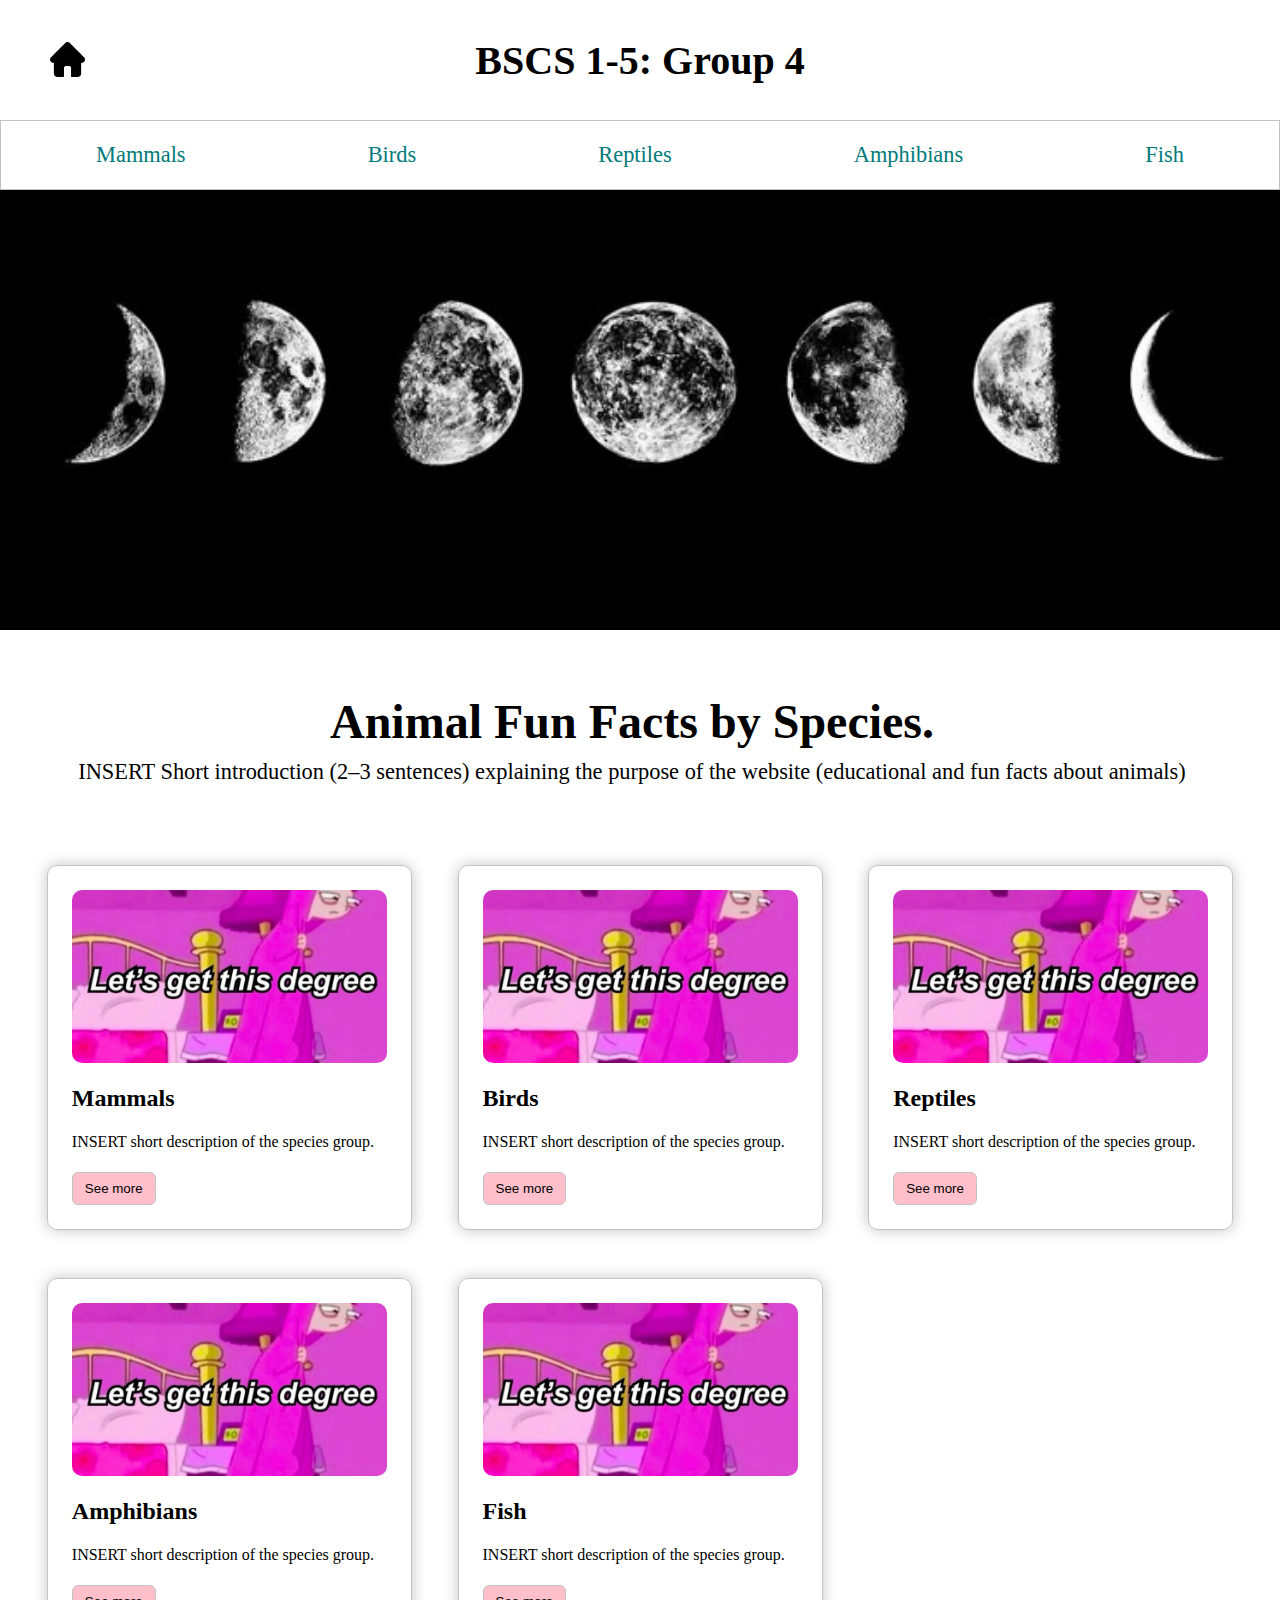
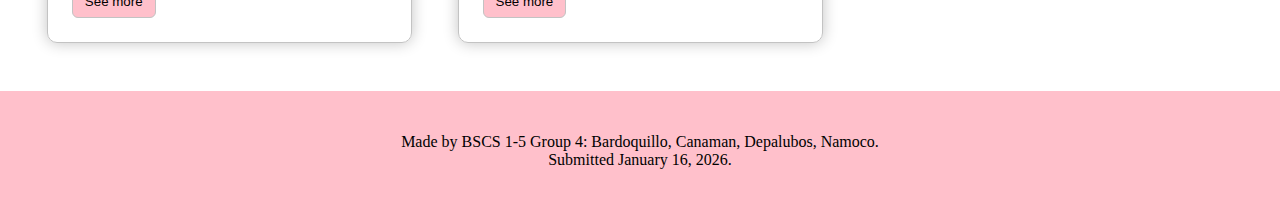
<file: index.html>
<!DOCTYPE html>
<html lang="en">
<head>
    <meta charset="UTF-8">
    <meta name="viewport" content="width=device-width, initial-scale=1.0">

    <title>Animal Fun Facts by Species</title>

    <link rel="stylesheet" href="styles.css">
    <link rel="icon" href="assets/images/placeholder-image1.jpg">

</head>
<body>
    <nav class="row">
        <div class="nav-contents col">
            <div class="nav-upper row">

                <a class="home-btn" href="/index.html">
                    <img src="assets/images/home-black.png" alt="home" width="35px">
                </a>
                <h1>BSCS 1-5: Group 4</h1>
        
            </div>
            <div class="nav-lower row">
                <a href="#mammals">Mammals</a>
                <a href="#birds">Birds</a>
                <a href="#reptiles">Reptiles</a>    
                <a href="#amphibians">Amphibians</a>
                <a href="#fish">Fish</a>
            </div>
        </div>
    </nav>
    <header class="col">
        <div class="banner"></div>

        <div class="textbox col">
            <h1>Animal Fun Facts by Species.</h1>
            <p>INSERT Short introduction (2–3 sentences) explaining the purpose of the website (educational and fun facts about animals)</p>
        </div>

    </header>
    <main>
        <section id="species-board">

            <div class="species-card col" id="mammals">
                <div class="picture-window row"></div> 
                <h1 class="title">Mammals</h1>
                <div class="description">
                    INSERT short description of the species group.
                </div>
                <button>
                    <a href="pages/mammals.html">See more</a>
                </button>
            </div>

            <div class="species-card col" id="birds">
                <div class="picture-window row"></div> 
                <h1 class="title">Birds</h1>
                <div class="description">
                    INSERT short description of the species group.
                </div>
                <button>
                    <a href="pages/birds.html">See more</a>
                </button>
            </div>

            <div class="species-card col" id="reptiles">
                <div class="picture-window row"></div> 
                <h1 class="title">Reptiles</h1>
                <div class="description">
                    INSERT short description of the species group.
                </div>
                <button>
                    <a href="pages/reptiles.html">See more</a>
                </button>
            </div>

            <div class="species-card col" id="amphibians">
                <div class="picture-window row"></div> 
                <h1 class="title">Amphibians</h1>
                <div class="description">
                    INSERT short description of the species group.
                </div>
                <button>
                    <a href="pages/amphibians.html">See more</a>
                </button>
            </div>
            <div class="species-card col" id="fish">
                <div class="picture-window row"></div> 
                <h1 class="title">Fish</h1>
                <div class="description">
                    INSERT short description of the species group.
                </div>
                <button>
                    <a href="pages/fish.html">See more</a>
                </button>
            </div>

        </section>
    </main>
    <footer class="row">
        Made by BSCS 1-5 Group 4: Bardoquillo, Canaman, Depalubos, Namoco.
        <br>Submitted January 16, 2026.
    </footer>
</body>
</html>
</file>
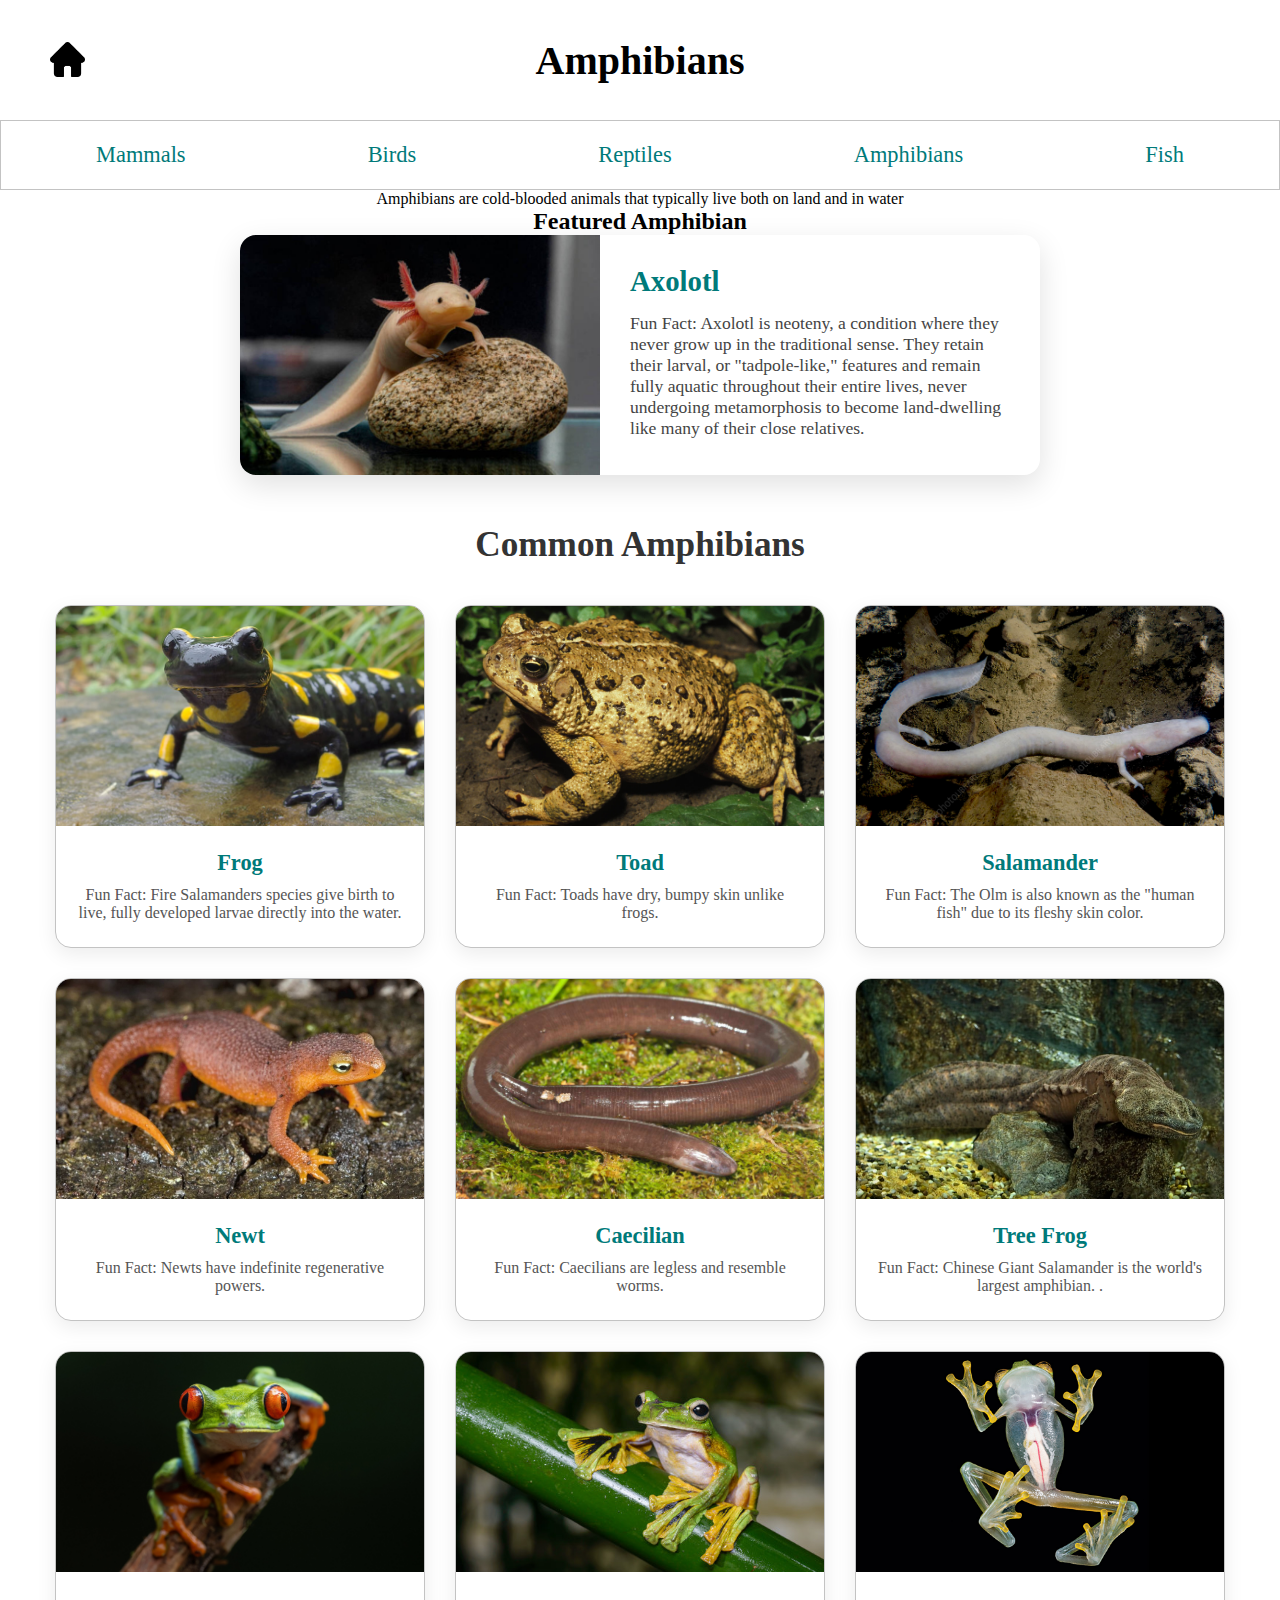
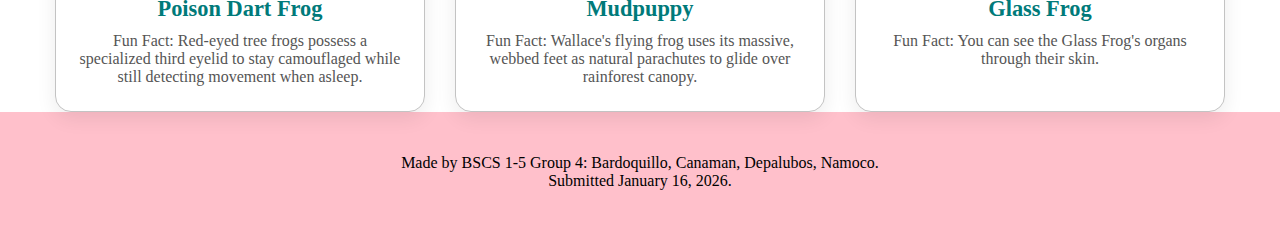
<file: pages/amphibians.html>
<!DOCTYPE html>
<html lang="en">
<head>
    <meta charset="UTF-8">
    <meta name="viewport" content="width=device-width, initial-scale=1.0">

    <title>Amphibian</title>

    <link rel="stylesheet" href="/styles.css">

</head>
<body>
    <nav class="row">
        <div class="nav-contents col">
            <div class="nav-upper row">

                <a class="home-btn" href="/index.html">
                    <img src="/assets/images/home-black.png" alt="home" width="35px">
                </a>
                <h1>Amphibians</h1>
                
        
            </div>
            <div class="nav-lower row">
                <a href="#mammals">Mammals</a>
                <a href="#birds">Birds</a>
                <a href="#reptiles">Reptiles</a>    
                <a href="#amphibians">Amphibians</a>
                <a href="#fish">Fish</a>
            </div>
        </div>
    </nav>
    <header class="col">
    <p>Amphibians are cold-blooded animals that typically live both on land and in water</p>
    </header>
    <main>

        <section class="featured-animal">
            <h2>Featured Amphibian</h2>

            <article class="featured-card">
                <img src="../assets/images/amphibians/axolot.jpg" alt="Axolotl">
                <div>
                    <h3>Axolotl</h3>
                    <p>
                        Fun Fact: Axolotl is neoteny, a condition where they never
                        grow up in the traditional sense. They retain their larval,
                        or "tadpole-like," features and remain fully aquatic throughout
                        their entire lives, never undergoing metamorphosis to become 
                        land-dwelling like many of their close relatives.
                    </p>
                </div>
            </article>
        </section>

        <section class="animal-list">
            <h2>Common Amphibians</h2>

            <div class="animal-grid">

                <article class="animal-card">
                    <img src="../assets/images/amphibians/firesalamander.jpg" alt="Fire Salamander">
                    <h3>Frog</h3>
                    <p>Fun Fact: Fire Salamanders species give birth to live, fully 
                       developed larvae directly into the water.
                    </p>
                </article>

                <article class="animal-card">
                    <img src="../assets/images/amphibians/toad.jpg" alt="Toad">
                    <h3>Toad</h3>
                    <p>Fun Fact: Toads have dry, bumpy skin unlike frogs.</p>
                </article>

                <article class="animal-card">
                    <img src="../assets/images/amphibians/Olm.jpg" alt="Olm">
                    <h3>Salamander</h3>
                    <p>Fun Fact: The Olm is also known as the "human fish"
                       due to its fleshy skin color.
                      </p>
                </article>

                <article class="animal-card">
                    <img src="../assets/images/amphibians/Newt.jpg" alt="Newt">
                    <h3>Newt</h3>
                    <p>Fun Fact: Newts have indefinite regenerative powers.</p>
                </article>

                <article class="animal-card">
                    <img src="../assets/images/amphibians/Caecilian.jpg" alt="Caecilian">
                    <h3>Caecilian</h3>
                    <p>Fun Fact: Caecilians are legless and resemble worms.</p>
                </article>

                <article class="animal-card">
                    <img src="../assets/images/amphibians/chinesegiantsalamander.jpg" alt="Chinese Giant Salamander">
                    <h3>Tree Frog</h3>
                    <p>Fun Fact: Chinese Giant Salamander is the world's largest amphibian. .</p>
                </article>

                <article class="animal-card">
                    <img src="../assets/images/amphibians/treefrog.jpg" alt="Red-eyed tree Frog">
                    <h3>Poison Dart Frog</h3>
                    <p>Fun Fact: Red-eyed tree frogs possess a specialized third eyelid
                       to stay camouflaged while still detecting movement when asleep.
                    </p>
                </article>

                <article class="animal-card">
                    <img src="../assets/images/amphibians/flyingfrog.jpg" alt="Wallace’s flying frog">
                    <h3>Mudpuppy</h3>
                    <p>Fun Fact: Wallace's flying frog uses its massive, webbed feet as 
                      natural parachutes to glide over rainforest canopy.
                    </p>
                </article>

                <article class="animal-card">
                    <img src="../assets/images/amphibians/glassfrog.jpg" alt="Glass Frog">
                    <h3>Glass Frog</h3>
                    <p>Fun Fact: You can see the Glass Frog's organs through their skin.</p>
                </article>

            </div>
        </section>

    </main>

    <footer class="row">
        Made by BSCS 1-5 Group 4: Bardoquillo, Canaman, Depalubos, Namoco.
        <br>Submitted January 16, 2026.
    </footer>

</body>
</html>
</file>
<file: styles.css>
* {
    box-sizing: border-box;
    margin: 0;
    padding: 0;
}
html {
    scroll-behavior: smooth;
    scroll-padding-top: 2rem;
}
body {
    overflow-x: hidden;
}
.row {
    display: flex;
    justify-content: center;
    align-items: center;
    flex-direction: row;
}
.col {
    display: flex;
    justify-content: center;
    align-items: center;
    flex-direction: column;
}
:root {
    --bg-color: white;
    --outline-color: rgb(195, 195, 195);
    --text-color: black;
    --color1: pink;
    --color2: rgb(0, 122, 122);
    --color3: rgb(255, 161, 176);
}



button {
    padding: 8px 12px;
    background-color: var(--color1);
    border-radius: 6px;
    border: 1px solid var(--outline-color);
}
button:hover {
    padding: 8px 12px;
    background-color: var(--color3);
    border-radius: 6px;
    border: 1px solid var(--color1);
    scale: 1.05;
}
button a {
    color: var(--text-color);
}
a {
    text-decoration: none;
}



.nav-contents {
    width: 100%;
    background-color: var(--bg-color);
}
.nav-upper {
    height: 120px;
    width: 100%;
    background-color: var(--bg-color);
}
.home-btn {
    position: absolute;
    top: 42px;
    left: 50px;
    margin-right: auto;
}
.home-btn:hover {
    scale: 1.1;
}
.nav-upper h1 {
    font-size: 2.5rem;
}
.nav-lower {
    height: 70px;
    width: 100%;
    background-color: var(--bg-color);
    border: 1px solid var(--outline-color);
    justify-content: space-around;
    gap: 1.5rem;
    overflow-x: scroll;
    padding: 0 1rem 0 1rem;
    scrollbar-width: thin;
    scrollbar-color: var(--outline-color) var(--bg-color);
}
.nav-lower a {
    color: var(--color2);
    font-size: 1.4rem;
}
.nav-lower a:hover {
    color: var(--color1);
}




header {
    gap: 1rem;
}
.banner {
    background-color: var(--color1);
    background-image: url(assets/images/placeholder-image2.jpg);
    background-size: cover;
    background-position: center;
    height: 440px;
    width: 100%;
}
header .textbox {
    padding: 3rem 2rem 2rem 1rem;
    gap: 10px;
    text-align: center;
}
header .textbox h1 {
    font-size: 3rem;
}
header .textbox p {
    font-size: 1.4rem;
}



#species-board {
    display: grid;
    place-items: center;
    padding: 3rem;
    gap: 3rem;
    flex-wrap: wrap;
    grid-template-columns: repeat(auto-fit, minmax(350px, 1fr));
}

.species-card {
    border-radius: 10px;
    border: 1px solid var(--outline-color);
    aspect-ratio: 1/1;
    width: 365px;
    padding: 1.5rem;
    align-items: start;
    justify-content: space-between;
    box-shadow: 0 0 15px var(--outline-color);
}
.species-card .title {
    font-size: 1.5rem;
}
.species-card .picture-window {
    height: 55%;
    width: 100%;
    background-color: var(--color1);
    border-radius: 10px;
}

/* pictures for each species-card start */

#mammals .picture-window {
    background-image: url(assets/images/placeholder-image1.jpg);
    background-size: cover;
    background-position: center;
}

#birds .picture-window {
    background-image: url(assets/images/placeholder-image1.jpg);
    background-size: cover;
    background-position: center;
}

#reptiles .picture-window {
    background-image: url(assets/images/placeholder-image1.jpg);
    background-size: cover;
    background-position: center;
}

#amphibians .picture-window {
    background-image: url(assets/images/placeholder-image1.jpg);
    background-size: cover;
    background-position: center;
}

#fish .picture-window {
    background-image: url(assets/images/placeholder-image1.jpg);
    background-size: cover;
    background-position: center;
}

/* pictures for each species-card end */



footer {
    background-color: var(--color1);
    height: 120px;
    text-align: center;
    padding: 0 2rem;
}



/* styling for pages start */

header .textbox-banner {
    background-color: var(--color1);
    width: 100%;
    padding: 5rem 2rem;
    gap: 10px;
    text-align: center;
}
header .textbox-banner h1 {
    font-size: 2.8rem;
}
header .textbox-banner p {
    font-size: 1.3rem;
}
/* styling for pages end */

@media screen and (max-width: 750px) {
    .home-btn {
        left: 25px;
    }
    .nav-upper h1 {
        font-size: 2rem;
    }
}
@media screen and (max-width: 500px) {
    .home-btn {
        top: 48px;
    }
    .home-btn img {
        width: 25px;
    }
    .nav-upper h1 {
        font-size: 1.8rem;
    }
}
@media screen and (max-width: 460px) {
    #species-board {
        grid-template-columns: repeat(auto-fit, minmax(250px, 1fr));
    }
    .species-card {
        width: 350px;
    }
}
/* Page Style*/

.featured-animal {
  max-width: 1000px;
  margin: 0 auto 50px;
  text-align: center;
}

.featured-card {
  display: flex;
  background: white;
  border-radius: 16px;
  overflow: hidden;
  box-shadow: 0 10px 30px rgba(0,0,0,0.12);
  transition: transform 0.3s ease, box-shadow 0.3s ease;
  max-width: 800px;
  margin: 0 auto;
}

.featured-card:hover {
  transform: translateY(-10px);
  box-shadow: 0 20px 40px rgba(0,0,0,0.18);
}

.featured-card img {
  width: 45%;
  height: auto;
  object-fit: cover;
}

.featured-card > div {
  padding: 30px;
  flex: 1;
  text-align: left;
}

.featured-card h3 {
  margin: 0 0 15px;
  color: var(--color2);
  font-size: 1.8rem;
}

.featured-card p {
  margin: 0;
  font-size: 1.1rem;
  color: #444;
}

.animal-list {
  max-width: 1200px;
  margin: 0 auto;
}

.animal-list h2 {
  text-align: center;
  margin-bottom: 40px;
  font-size: 2.2rem;
  color: #333;
}

.animal-grid {
  display: grid;
  grid-template-columns: repeat(auto-fit, minmax(300px, 1fr));
  gap: 30px;
  padding: 0 15px;
}

.animal-card {
  background: white;
  border-radius: 16px;
  overflow: hidden;
  box-shadow: 0 6px 20px rgba(0,0,0,0.08);
  transition: transform 0.3s ease, box-shadow 0.3s ease;
  text-align: center;
  border: 1px solid var(--outline-color);
}

.animal-card:hover {
  transform: translateY(-12px);
  box-shadow: 0 15px 35px rgba(0,0,0,0.15);
}

.animal-card img {
  width: 100%;
  height: 220px;
  object-fit: cover;
}

.animal-card h3 {
  margin: 20px 15px 10px;
  font-size: 1.4rem;
  color: var(--color2);
}

.animal-card p {
  padding: 0 20px 25px;
  margin: 0;
  color: #555;
  font-size: 1rem;
}

@media (max-width: 768px) {
  .featured-card {
    flex-direction: column;
  }

  .featured-card img {
    width: 100%;
  }

  .animal-grid {
    grid-template-columns: 1fr;
  }
}
</file>
